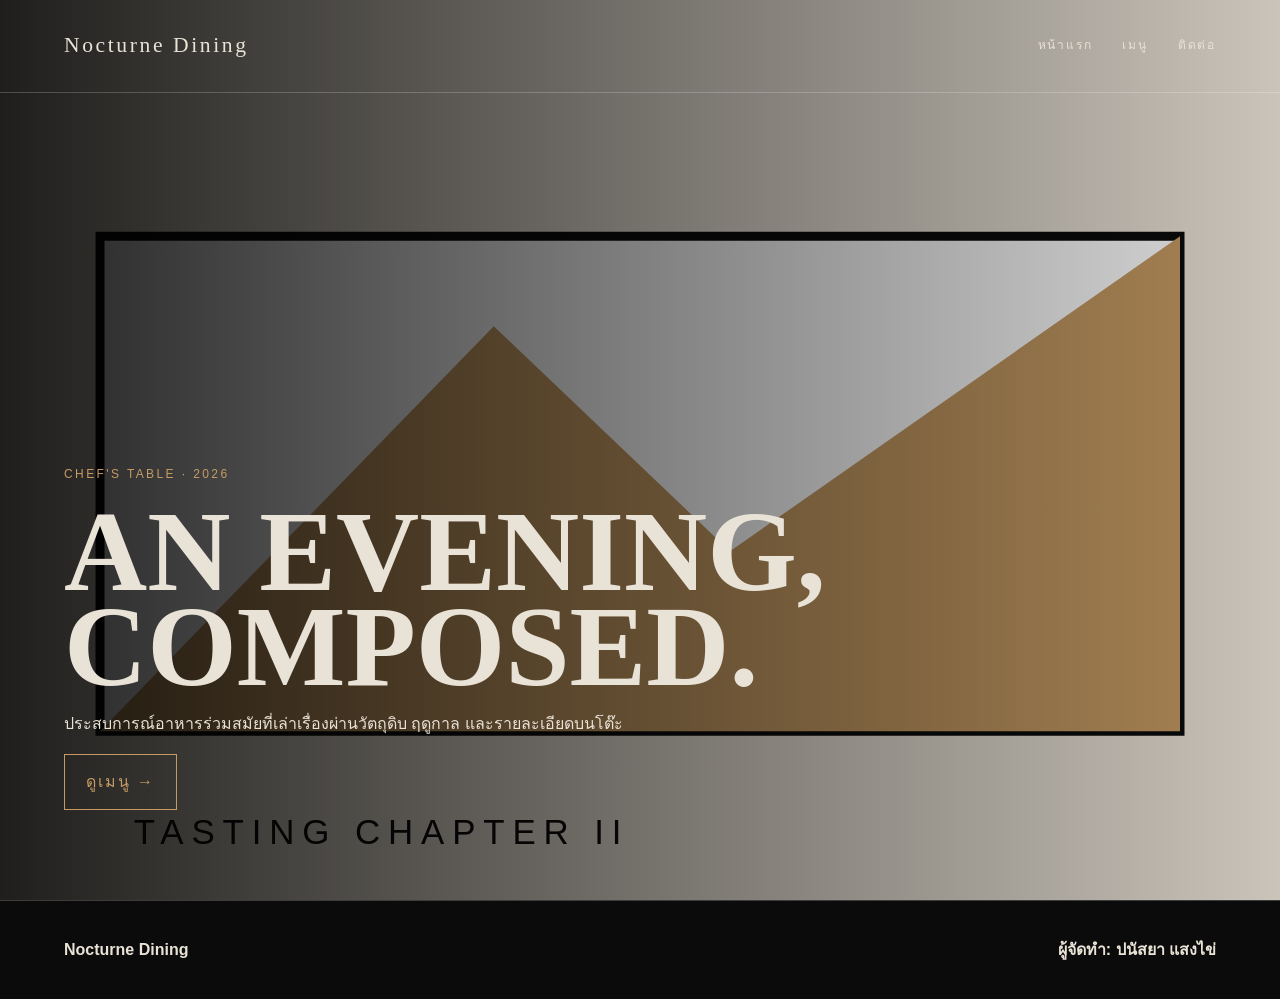
<file: index.html>
<!doctype html><html lang="th"><head><meta charset="utf-8"><meta name="viewport" content="width=device-width,initial-scale=1"><title>หน้าแรก | Ember Table</title><link rel="stylesheet" href="assets/style.css"></head><body class="cinematic"><header class="header"><nav class="nav container"><a class="brand" href="welcome.html">Nocturne Dining</a><div class="links"><a href="index.html">หน้าแรก</a><a href="menu.html">เมนู</a><a href="contact.html">ติดต่อ</a></div></nav></header><main class="hero"><img src="images/chapter-two.svg" alt="ร้านอาหาร Fine Dining"><div class="shade"></div><div class="hero-copy"><span class="eyebrow">CHEF'S TABLE · 2026</span><h1>AN EVENING, COMPOSED.</h1><p>ประสบการณ์อาหารร่วมสมัยที่เล่าเรื่องผ่านวัตถุดิบ ฤดูกาล และรายละเอียดบนโต๊ะ</p><a class="button" href="menu.html">ดูเมนู →</a></div></main><footer class="footer"><div class="container footer-row"><strong>Nocturne Dining</strong><span class="footer-student">ผู้จัดทำ: ปนัสยา แสงไข่</span></div></footer></body></html>
</file>
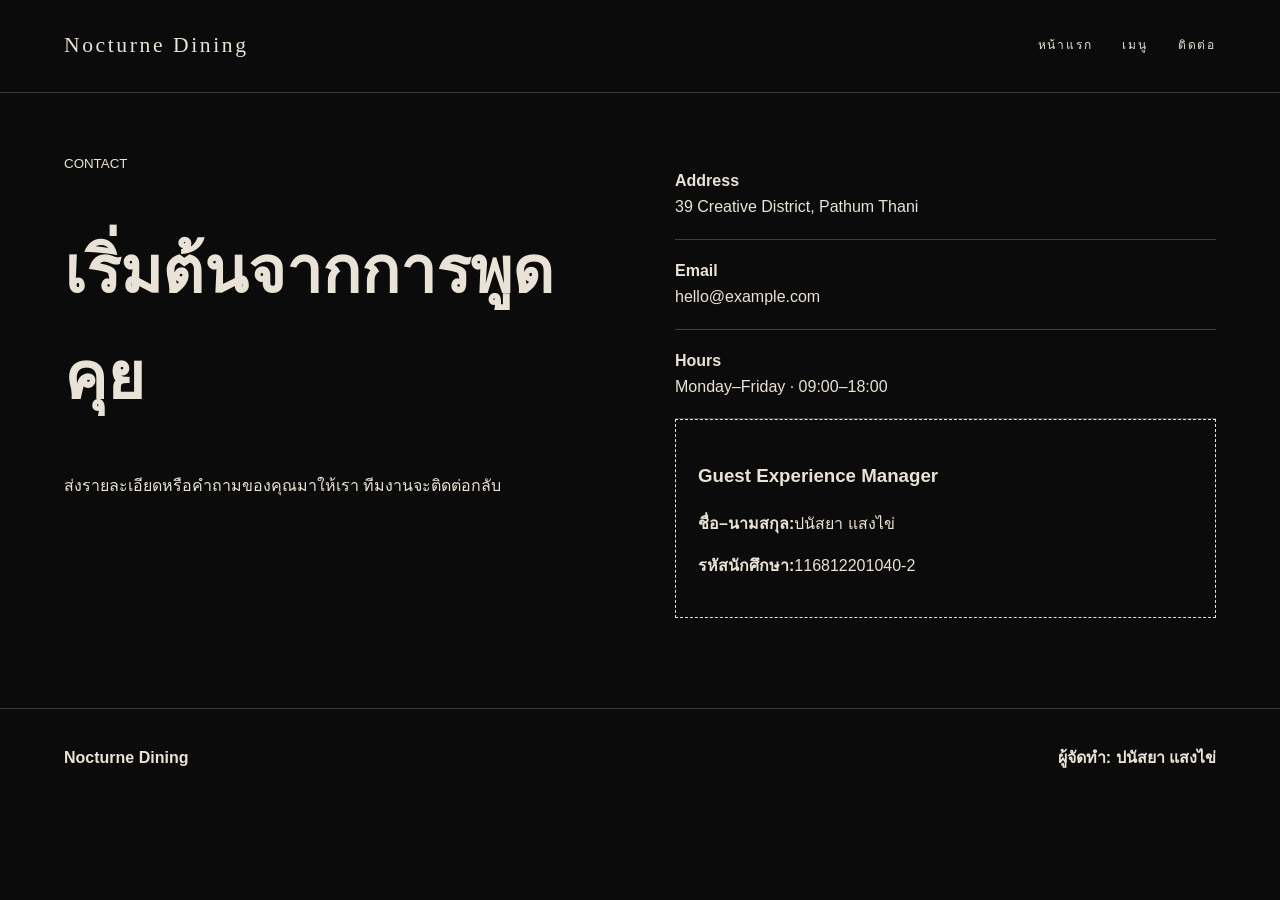
<file: contact.html>
<!doctype html><html lang="th"><head><meta charset="utf-8"><meta name="viewport" content="width=device-width,initial-scale=1"><title>ติดต่อ | Ember Table</title><link rel="stylesheet" href="assets/style.css"></head><body class="cinematic"><header class="header"><nav class="nav container"><a class="brand" href="welcome.html">Nocturne Dining</a><div class="links"><a href="welcome.html">หน้าแรก</a><a href="dishes.html">เมนู</a><a href="reserve.html">ติดต่อ</a></div></nav></header><main class="contact"><div class="container contact-grid"><div><small>CONTACT</small><h1>เริ่มต้นจากการพูดคุย</h1><p>ส่งรายละเอียดหรือคำถามของคุณมาให้เรา ทีมงานจะติดต่อกลับ</p></div><div><div class="detail"><strong>Address</strong><br>39 Creative District, Pathum Thani</div><div class="detail"><strong>Email</strong><br>hello@example.com</div><div class="detail"><strong>Hours</strong><br>Monday–Friday · 09:00–18:00</div><div class="student"><h3>Guest Experience Manager</h3><p><strong>ชื่อ–นามสกุล:</strong>ปนัสยา แสงไข่</p><p><strong>รหัสนักศึกษา:</strong>116812201040-2</p></div></div></div></main><footer class="footer"><div class="container footer-row"><strong>Nocturne Dining</strong><span class="footer-student">ผู้จัดทำ: ปนัสยา แสงไข่</span></div></footer></body></html>
</file>
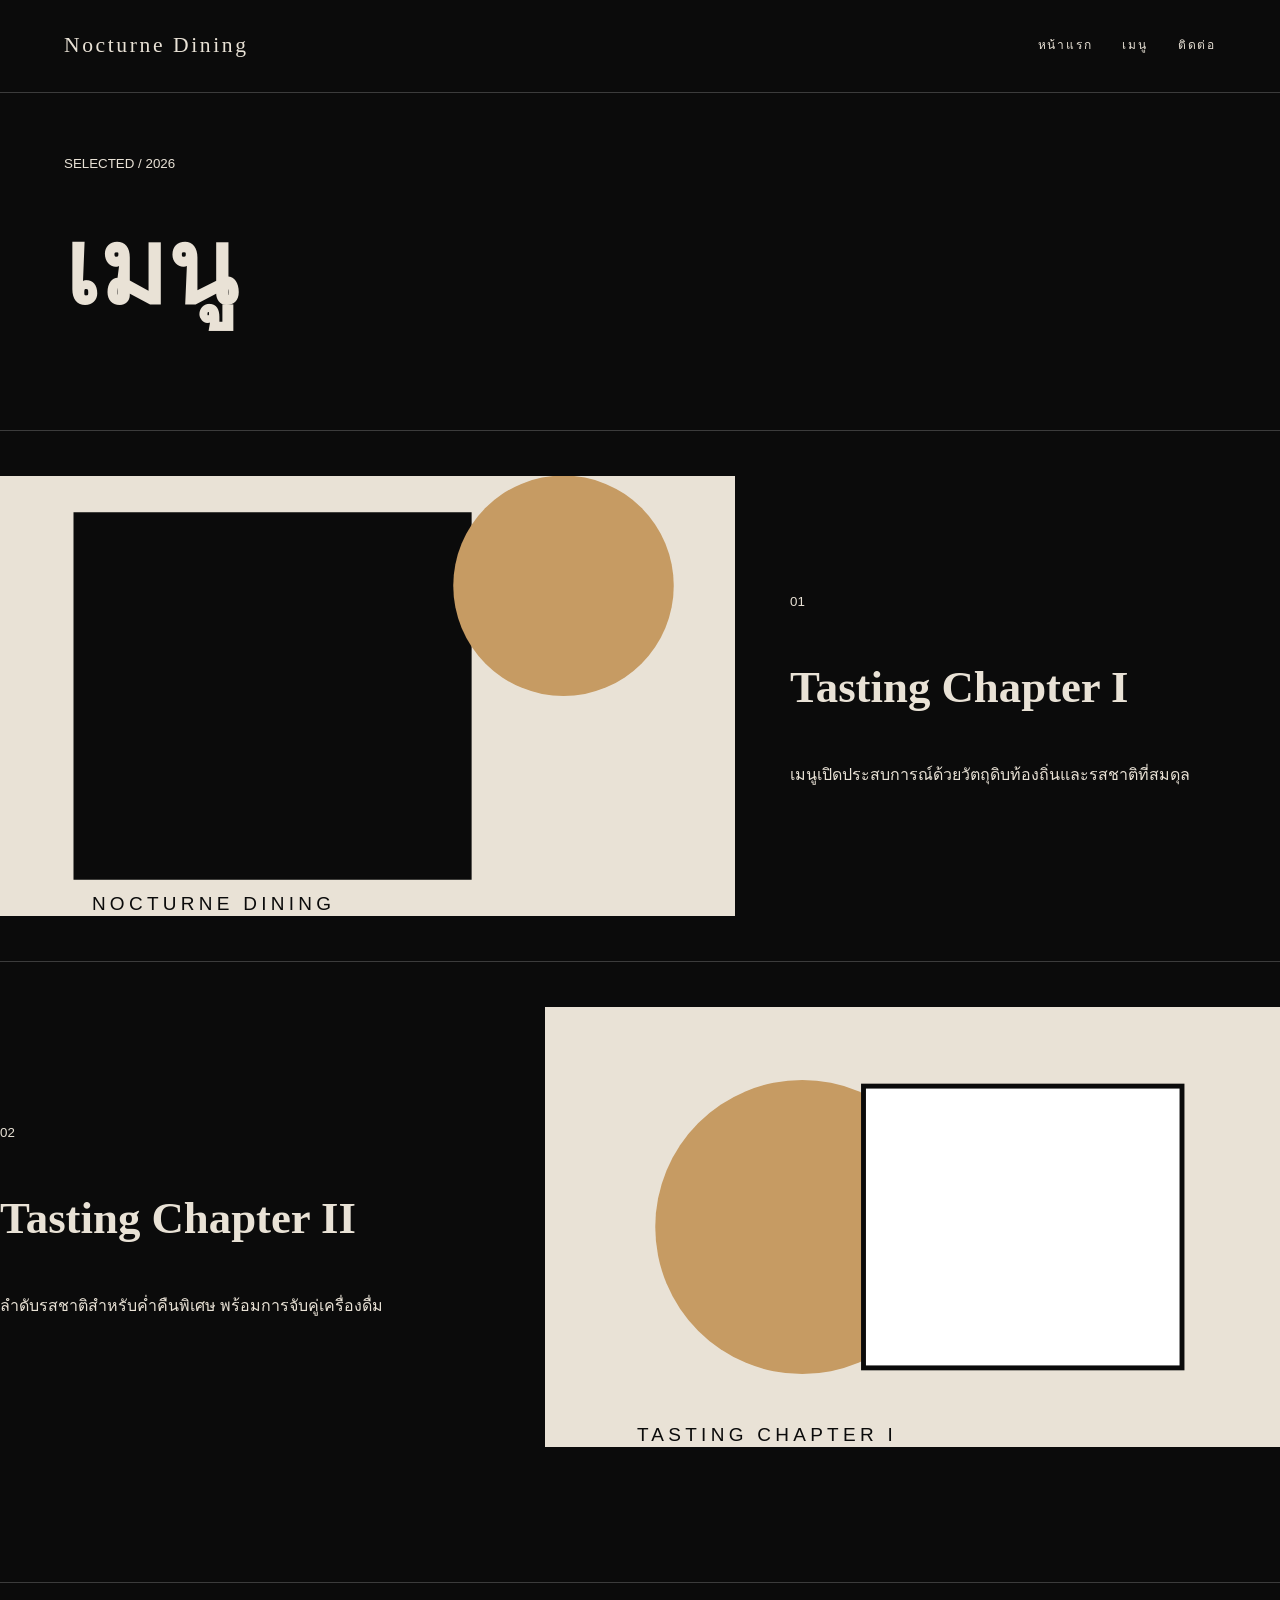
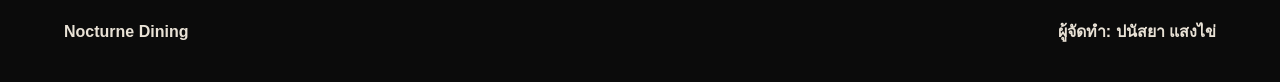
<file: menu.html>
<!doctype html><html lang="th"><head><meta charset="utf-8"><meta name="viewport" content="width=device-width,initial-scale=1"><title>เมนู | Ember Table</title><link rel="stylesheet" href="assets/style.css"></head><body class="cinematic"><header class="header"><nav class="nav container"><a class="brand" href="welcome.html">Nocturne Dining</a><div class="links"><a href="welcome.html">หน้าแรก</a><a href="dishes.html">เมนู</a><a href="reserve.html">ติดต่อ</a></div></nav></header><main><section class="page-head"><div class="container"><small>SELECTED / 2026</small><h1>เมนู</h1></div></section><section class="listing"><div class="images/dining-hero.svg"><article class="entry"><img src="images/dining-hero.svg" alt="Tasting Chapter I"><div><small>01</small><h2>Tasting Chapter I</h2><p>เมนูเปิดประสบการณ์ด้วยวัตถุดิบท้องถิ่นและรสชาติที่สมดุล</p></div></article><article class="entry"><img src="images/chapter-one.svg" alt="Tasting Chapter II"><div><small>02</small><h2>Tasting Chapter II</h2><p>ลำดับรสชาติสำหรับค่ำคืนพิเศษ พร้อมการจับคู่เครื่องดื่ม</p></div></article></div></section></main><footer class="footer"><div class="container footer-row"><strong>Nocturne Dining</strong><span class="footer-student">ผู้จัดทำ: ปนัสยา แสงไข่</span></div></footer></body></html>
</file>
<file: assets/style.css>
*{box-sizing:border-box}body{margin:0;font-family:Arial,"Noto Sans Thai",sans-serif;line-height:1.65}a{color:inherit}.container{width:min(1160px,90%);margin:auto}img{display:block;width:100%;object-fit:cover}.student{padding:22px;border:1px dashed currentColor}.footer-student{font-weight:700}body{background:#0b0b0b;color:#e9e2d6}.header{position:absolute;width:100%;z-index:5;border-bottom:1px solid #ffffff33}.nav{height:92px;display:flex;justify-content:space-between;align-items:center}.brand{font-family:Georgia,serif;font-size:1.35rem;letter-spacing:.12em;text-decoration:none}.links{display:flex;gap:30px}.links a{text-decoration:none;font-size:.75rem;letter-spacing:.15em;text-transform:uppercase}.hero{height:100vh;position:relative}.hero>img{height:100%}.shade{position:absolute;inset:0;background:linear-gradient(90deg,#000d,#0002)}.hero-copy{position:absolute;left:5%;bottom:10%;z-index:2;max-width:850px}.hero h1{font-family:Georgia,serif;font-size:clamp(4rem,9vw,9rem);line-height:.82;margin:18px 0}.eyebrow{color:#c69b63;letter-spacing:.2em;font-size:.75rem}.button{display:inline-block;padding:14px 21px;border:1px solid #c69b63;color:#c69b63;text-decoration:none;letter-spacing:.12em}.page-head{padding:150px 0 65px}.page-head h1{font-family:Georgia,serif;font-size:clamp(4rem,8vw,7rem);margin:10px 0}.listing{padding-bottom:90px}.entry{display:grid;grid-template-columns:1.2fr .8fr;gap:55px;align-items:center;padding:45px 0;border-top:1px solid #ffffff33}.entry:nth-child(even){grid-template-columns:.8fr 1.2fr}.entry:nth-child(even) img{order:2}.entry img{height:440px}.entry h2{font-family:Georgia,serif;font-size:2.8rem}.contact{padding:150px 0 90px}.contact-grid{display:grid;grid-template-columns:1fr 1fr;gap:70px}.contact h1{font-family:Georgia,serif;font-size:4rem}.detail{padding:18px 0;border-bottom:1px solid #ffffff33}.footer{padding:36px 0;border-top:1px solid #ffffff33}.footer-row{display:flex;justify-content:space-between}@media(max-width:800px){.nav{height:auto;padding:18px 0;align-items:flex-start;flex-direction:column;display:flex}.links{width:100%;justify-content:space-between;gap:7px}.hero-grid,.collage,.hero-bottom,.entry,.entry:nth-child(even),.contact-grid{grid-template-columns:1fr}.collage{grid-template-rows:auto}.hero-copy{grid-row:auto}.hero img,.entry img{height:380px}.entry:nth-child(even) img{order:0}.entry div{border-left:0}.footer-row{flex-direction:column;gap:15px}.hero-card{height:620px}.hero-card .hero-copy{left:25px;right:25px}.cinematic .header{position:relative}.cinematic .hero{height:auto}.cinematic .hero>img{height:650px}}
</file>
